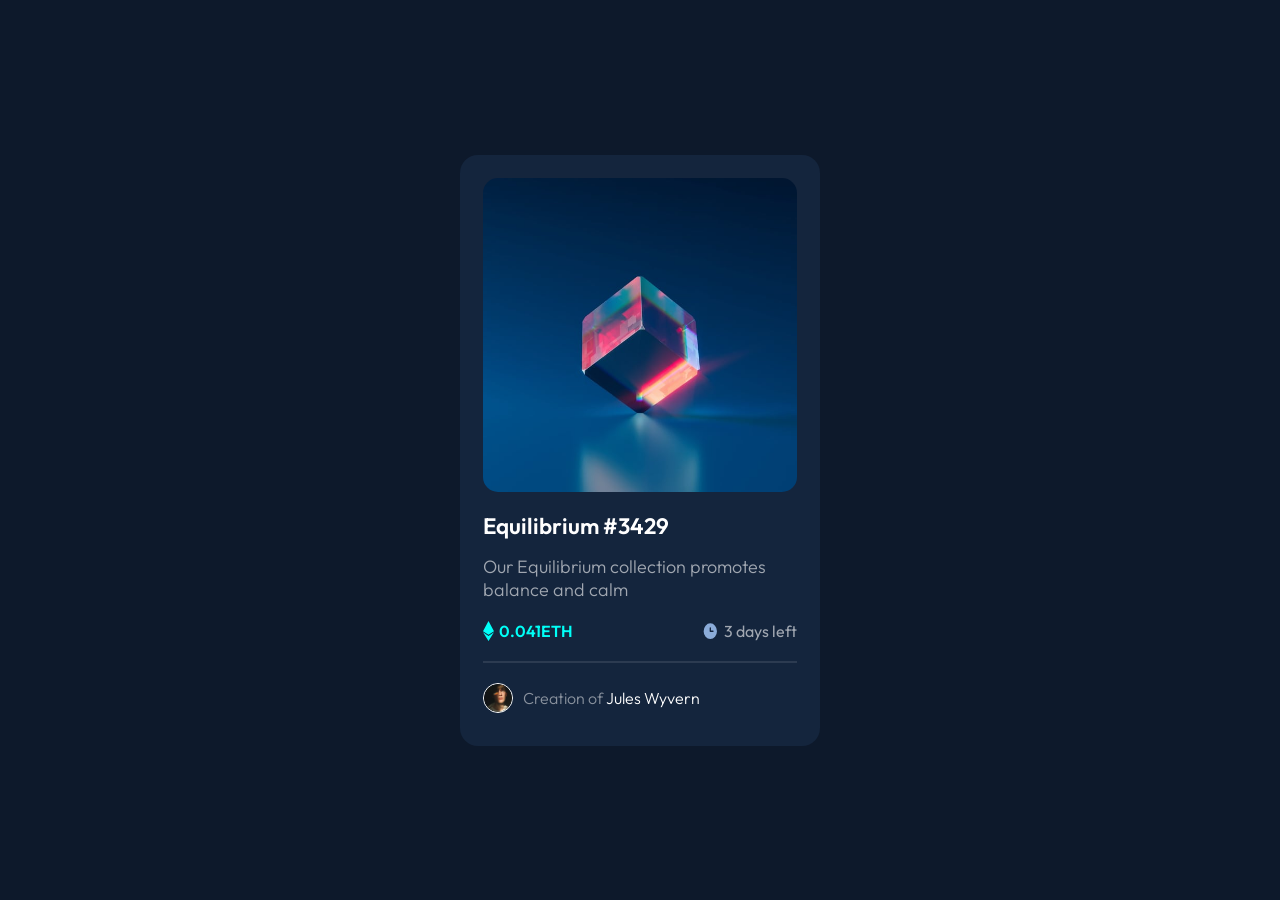
<file: index.html>
<!DOCTYPE html>
<html lang="en">
  <head>
    <meta charset="UTF-8" />
    <meta http-equiv="X-UA-Compatible" content="IE=edge" />
    <meta name="viewport" content="width=device-width, initial-scale=1.0" />
    <link rel="stylesheet" href="styles.css" />
    <title>NTF-Preview</title>
  </head>
  <body id="background">
    <main id="the-card">
      <section id="content-wrapper">
        <section id="ntf-image">
          <img
            class="cover-picture"
            src="./assets/image-equilibrium.jpg"
            alt="NTF cover picture"
          />
          <div class="image-overlay">
            <img
              id="icon-overlay"
              src="./assets/icon-view.svg"
              alt="view vector overlay"
            />
          </div>
        </section>
        <section id="description">
          <h1 id="ntf-name">Equilibrium #3429</h1>
          <p>Our Equilibrium collection promotes balance and calm</p>
          <div class="container">
            <div class="content-wrap">
              <img
                src="./assets/icon-ethereum.svg"
                alt="icon-ethereum"
                id="icon-ethereum"
                class="icon-space"
              />
              <h2 id="eth-counter">0.041ETH</h2>
            </div>
            <div class="content-wrap">
              <img
                src="./assets/icon-clock.svg"
                alt="icon-clock"
                id="icon-clock"
                class="icon-space"
              />
              <h2 id="day-counter">3 days left</h2>
            </div>
          </div>
        </section>
        <div class="content-divider"></div>
        <section id="credit">
          <img
            src="./assets/image-avatar.png"
            alt="profile picture"
            id="avatar"
          />
          <h2 id="credit-txt">
            Creation of <span id="creator-name">Jules Wyvern</span>
          </h2>
        </section>
      </section>
    </main>
    <footer></footer>
  </body>
</html>
</file>
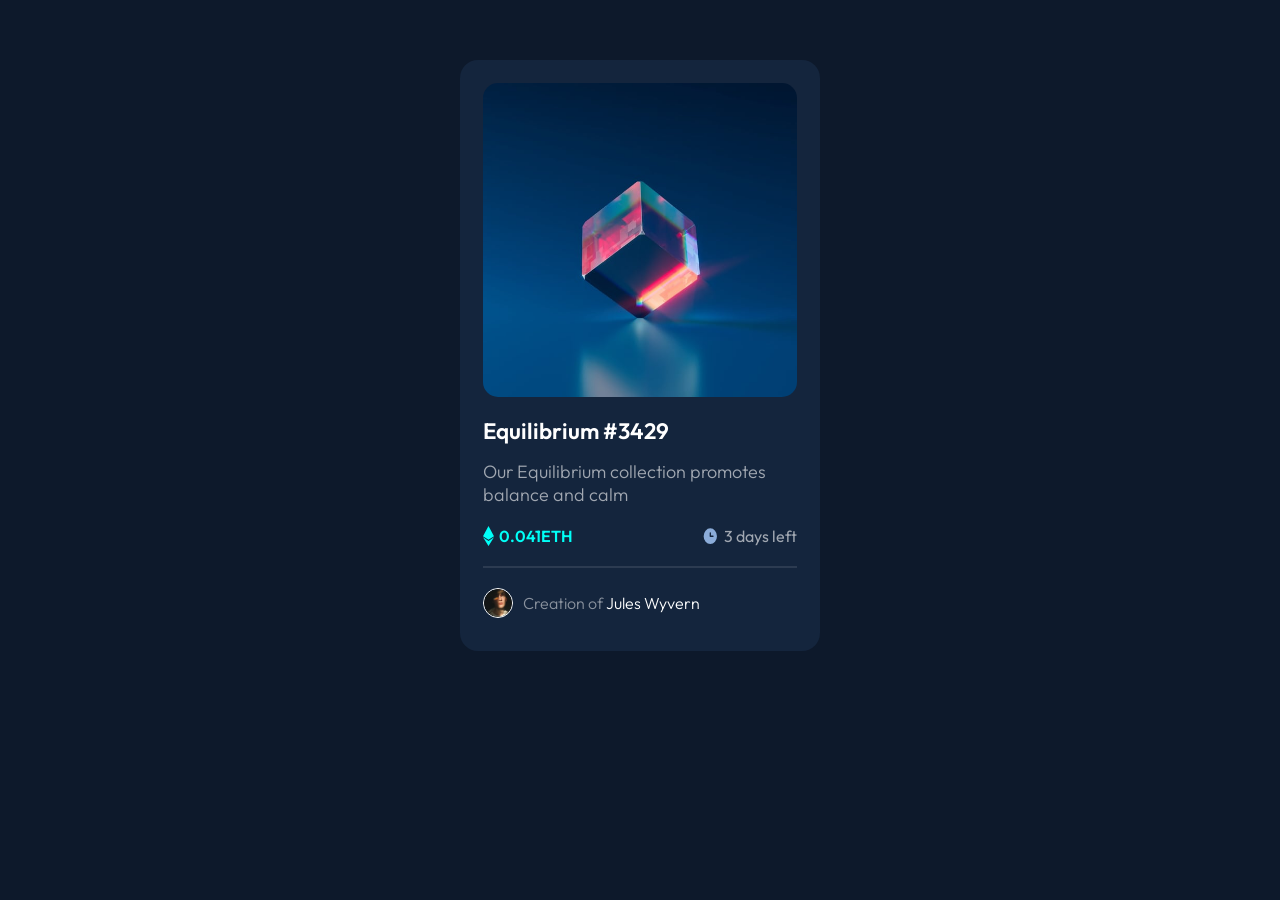
<file: design/index.html>
<!DOCTYPE html>
<html lang="en">
  <head>
    <meta charset="UTF-8" />
    <meta http-equiv="X-UA-Compatible" content="IE=edge" />
    <meta name="viewport" content="width=device-width, initial-scale=1.0" />
    <link rel="stylesheet" href="styles.css" />
    <title>NTF-Preview</title>
  </head>
  <body id="background">
    <main id="the-card">
      <section id="content-wrapper">
        <section id="ntf-image">
          <img
            class="cover-picture"
            src="/assets/image-equilibrium.jpg"
            alt="NTF cover picture"
          />
          <div class="image-overlay">
            <img
              id="icon-overlay"
              src="/assets/icon-view.svg"
              alt="view vector overlay"
            />
          </div>
        </section>
        <section id="description">
          <h1 id="ntf-name">Equilibrium #3429</h1>
          <p>Our Equilibrium collection promotes balance and calm</p>
          <div class="container">
            <div class="content-wrap">
              <img
                src="/assets/icon-ethereum.svg"
                alt="icon-ethereum"
                id="icon-ethereum"
                class="icon-space"
              />
              <h2 id="eth-counter">0.041ETH</h2>
            </div>
            <div class="content-wrap">
              <img
                src="/assets/icon-clock.svg"
                alt="icon-clock"
                id="icon-clock"
                class="icon-space"
              />
              <h2 id="day-counter">3 days left</h2>
            </div>
          </div>
        </section>
        <div class="content-divider"></div>
        <section id="credit">
          <img
            src="/assets/image-avatar.png"
            alt="profile picture"
            id="avatar"
          />
          <h2 id="credit-txt">
            Creation of <span id="creator-name">Jules Wyvern</span>
          </h2>
        </section>
      </section>
    </main>
    <footer></footer>
  </body>
</html>
</file>
<file: styles.css>
@import url("https://fonts.googleapis.com/css2?family=Outfit:wght@300;400;600&display=swap");

:root {
  /*ANCHOR - HLs values to edit opacity*/
  --soft-blue-for-hlsa: 215, 51%, 70%;
  --cyan-for-rgba: 0, 255, 247;
  --dividing-line-for-hlsa: 215, 32%, 27%;
  --white-for-hlsa: 0, 0%, 100%;

  /*ANCHOR - Primary Colors*/
  --soft-blue: rgb(var(--soft-blue-for-hlsa));
  --cyan: hsl(var(--cyan-for-hlsa));

  --dividing-line: hsl(var(--dividing-line-for-hlsa));
  --white: hsl(var(--white-for-hlsa));
  --main-bgc: hsl(217, 54%, 11%);
  --card-bgc: hsl(216, 50%, 16%);

  /*ANCHOR - Font*/
  --default-font: "Outfit", san-serif;

  /*ANCHOR - Font Sizes*/
  --fs-7: 0.9rem;
  --fs-6: 1rem;
  --fs-5: 1.125rem;
  --fs-4: 1.25rem;
  --fs-3: 1.4rem;
  --fs-2: 1.75rem;
  --fs-1: 2rem;

  /*ANCHOR - Font weight*/
  --fw-regular: 300;
  --fw-bold: 400;
  --fw-black: 600;

  /*ANCHOR - Number vars*/

  /* round corner for img elements */
  --img-border-radius: 15px;
  --transition-time: 0.25s;
}

/*ANCHOR - Basic reeset for elements*/
*,
*::before,
*::after {
  box-sizing: border-box;
}

* {
  margin: 0;
  font: inherit;
}

img,
svg {
  display: block;
  max-width: 100%;
}

/*SECTION - top half of the card */

/*ANCHOR - background colors and setting the elements*/
#background {
  background-color: var(--main-bgc);
  display: flex;
  justify-content: center;
  align-items: center;
  overflow: hidden;
  min-height: 100vh;
}

#the-card {
  background-color: var(--card-bgc);
  max-width: 360px;
  height: auto;
  border-radius: 18px;
}

#content-wrapper {
  padding: 23px 23px;
}

/*ANCHOR - nft image overlay effect*/
#ntf-image {
  position: relative;
  width: 100%;
  margin: 0 0 20px 0;
}

.cover-picture {
  border-radius: var(--img-border-radius);
  width: 100%;
}

.image-overlay {
  position: absolute;
  top: 0;
  left: 0;
  width: 100%;
  height: 100%;
  border-radius: var(--img-border-radius);
  display: flex;
  flex-direction: column;
  align-items: center;
  justify-content: center;
  background-color: rgba(var(--cyan-for-rgba), 0);
  transition: opacity var(--transition-time);
}

/*FIXME - Fix transition in hover effect
- you can just remove it, try to find workaround*/
.image-overlay:hover {
  background-color: rgba(var(--cyan-for-rgba), 0.5);
}

#icon-overlay {
  width: 100%;
  height: 100%;
  padding: 120px;
  opacity: 0;
  transition: opacity var(--transition-time);
}

#icon-overlay:hover {
  opacity: 100%;
}

/*!SECTION */
/*SECTION -fonts */

/*ANCHOR - h/p level setup setup*/
h1,
h2,
h3,
p {
  font-family: var(--default-font);
}

h1 {
  font-size: var(--fs-3);
  font-weight: var(--fw-black);
}

h2 {
  font-size: var(--fs-6);
  font-weight: var(--fw-regular);
}

p {
  font-size: var(--fs-5);
  font-weight: var(--fw-regular);
}

/*ANCHOR - main heading and text under */
#ntf-name {
  color: var(--white);
  margin: 0 0 15px 0;
  transition: color var(--transition-time);
}

#ntf-name:hover {
  color: rgba(var(--cyan-for-rgba));
}

#description p {
  color: hsla(var(--white-for-hlsa), 0.6);
  margin: 0 0 20px 0;
}

/*ANCHOR - ETH and DAY counter*/
#eth-counter {
  font-weight: var(--fw-black);
  color: rgb(var(--cyan-for-rgba));
}

#day-counter {
  font-weight: var(--fw-bold);
  color: hsl(var(--white-for-hlsa), 0.6);
}

/*ANCHOR - credit section text*/
#credit-txt {
  color: hsla(var(--white-for-hlsa), 0.5);
  padding: 0 0 0 10px;
}

#creator-name {
  color: hsla(var(--white-for-hlsa), 1);
}

#creator-name:hover {
  color: rgba(var(--cyan-for-rgba), 1);
  transition: color var(--transition-time);
}

/*!SECTION */
/*SECTION - bottom half of the card */

/*ANCHOR - setting space for the ETH and DAY counter*/
.container {
  width: 100%;
  height: auto;
  display: flex;
  flex-direction: row;
  justify-content: space-between;
  margin: 0 0 20px 0;
}

.content-wrap {
  display: flex;
  flex-direction: row;
  flex-shrink: 0;
}

.icon-space {
  padding: 0 5px 0 0;
  aspect-ratio: 1 1;
}

/*ANCHOR - making the divider*/
.content-divider {
  width: 100%;
  border-bottom: 2px solid hsla(var(--white-for-hlsa), 0.1);
  margin: 0 0 20px 0;
}

/*ANCHOR - credit section*/
#credit {
  display: flex;
  flex-direction: row;
  align-items: center;
  margin: 0 0 10px 0;
}

#avatar {
  width: 30px;
  height: auto;
  border: 1px solid hsla(var(--white-for-hlsa), 1);
  border-radius: 100%;
}

/*!SECTION */
</file>
<file: design/styles.css>
@import url("https://fonts.googleapis.com/css2?family=Outfit:wght@300;400;600&display=swap");

:root {
  /*ANCHOR - HLs values to edit opacity*/
  --soft-blue-for-hlsa: 215, 51%, 70%;
  --cyan-for-rgba: 0, 255, 247;
  --dividing-line-for-hlsa: 215, 32%, 27%;
  --white-for-hlsa: 0, 0%, 100%;

  /*ANCHOR - Primary Colors*/
  --soft-blue: rgb(var(--soft-blue-for-hlsa));
  --cyan: hsl(var(--cyan-for-hlsa));

  --dividing-line: hsl(var(--dividing-line-for-hlsa));
  --white: hsl(var(--white-for-hlsa));
  --main-bgc: hsl(217, 54%, 11%);
  --card-bgc: hsl(216, 50%, 16%);

  /*ANCHOR - Font*/
  --default-font: "Outfit", san-serif;

  /*ANCHOR - Font Sizes*/
  --fs-7: 0.9rem;
  --fs-6: 1rem;
  --fs-5: 1.125rem;
  --fs-4: 1.25rem;
  --fs-3: 1.4rem;
  --fs-2: 1.75rem;
  --fs-1: 2rem;

  /*ANCHOR - Font weight*/
  --fw-regular: 300;
  --fw-bold: 400;
  --fw-black: 600;

  /*ANCHOR - Number vars*/

  /* round corner for img elements */
  --img-border-radius: 15px;
  --transition-time: 0.25s;
}

/*ANCHOR - Basic reeset for elements*/
*,
*::before,
*::after {
  box-sizing: border-box;
}

* {
  margin: 0;
  font: inherit;
}

img,
svg {
  display: block;
  max-width: 100%;
}

/*SECTION - top half of the card */

/*ANCHOR - background colors and setting the elements*/
#background {
  background-color: var(--main-bgc);
  display: flex;
  justify-content: center;
  align-items: center;
  padding: 60px;
  overflow: hidden;
}

#the-card {
  margin: 0 auto;
  background-color: var(--card-bgc);
  max-width: 360px;
  height: auto;
  border-radius: 18px;
}

#content-wrapper {
  padding: 23px 23px;
}

/*ANCHOR - nft image overlay effect*/
#ntf-image {
  position: relative;
  width: 100%;
  margin: 0 0 20px 0;
}

.cover-picture {
  border-radius: var(--img-border-radius);
  width: 100%;
}

.image-overlay {
  position: absolute;
  top: 0;
  left: 0;
  width: 100%;
  height: 100%;
  border-radius: var(--img-border-radius);
  display: flex;
  flex-direction: column;
  align-items: center;
  justify-content: center;
  background-color: rgba(var(--cyan-for-rgba), 0);
  transition: opacity var(--transition-time);
}

/*FIXME - Fix transition in hover effect
- you can just remove it, try to find workaround*/
.image-overlay:hover {
  background-color: rgba(var(--cyan-for-rgba), 0.5);
}

#icon-overlay {
  width: 100%;
  height: 100%;
  padding: 120px;
  opacity: 0;
  transition: opacity var(--transition-time);
}

#icon-overlay:hover {
  opacity: 100%;
}

/*!SECTION */
/*SECTION -fonts */

/*ANCHOR - h/p level setup setup*/
h1,
h2,
h3,
p {
  font-family: var(--default-font);
}

h1 {
  font-size: var(--fs-3);
  font-weight: var(--fw-black);
}

h2 {
  font-size: var(--fs-6);
  font-weight: var(--fw-regular);
}

p {
  font-size: var(--fs-5);
  font-weight: var(--fw-regular);
}

/*ANCHOR - main heading and text under */
#ntf-name {
  color: var(--white);
  margin: 0 0 15px 0;
  transition: color var(--transition-time);
}

#ntf-name:hover {
  color: rgba(var(--cyan-for-rgba));
}

#description p {
  color: hsla(var(--white-for-hlsa), 0.6);
  margin: 0 0 20px 0;
}

/*ANCHOR - ETH and DAY counter*/
#eth-counter {
  font-weight: var(--fw-black);
  color: rgb(var(--cyan-for-rgba));
}

#day-counter {
  font-weight: var(--fw-bold);
  color: hsl(var(--white-for-hlsa), 0.6);
}

/*ANCHOR - credit section text*/
#credit-txt {
  color: hsla(var(--white-for-hlsa), 0.5);
  padding: 0 0 0 10px;
}

#creator-name {
  color: hsla(var(--white-for-hlsa), 1);
}

#creator-name:hover {
  color: rgba(var(--cyan-for-rgba), 1);
  transition: color var(--transition-time);
}

/*!SECTION */
/*SECTION - bottom half of the card */

/*ANCHOR - setting space for the ETH and DAY counter*/
.container {
  width: 100%;
  height: auto;
  display: flex;
  flex-direction: row;
  justify-content: space-between;
  margin: 0 0 20px 0;
}

.content-wrap {
  display: flex;
  flex-direction: row;
  flex-shrink: 0;
}

.icon-space {
  padding: 0 5px 0 0;
  aspect-ratio: 1 1;
}

/*ANCHOR - making the divider*/
.content-divider {
  width: 100%;
  border-bottom: 2px solid hsla(var(--white-for-hlsa), 0.1);
  margin: 0 0 20px 0;
}

/*ANCHOR - credit section*/
#credit {
  display: flex;
  flex-direction: row;
  align-items: center;
  margin: 0 0 10px 0;
}

#avatar {
  width: 30px;
  height: auto;
  border: 1px solid hsla(var(--white-for-hlsa), 1);
  border-radius: 100%;
}

/*!SECTION */
</file>
